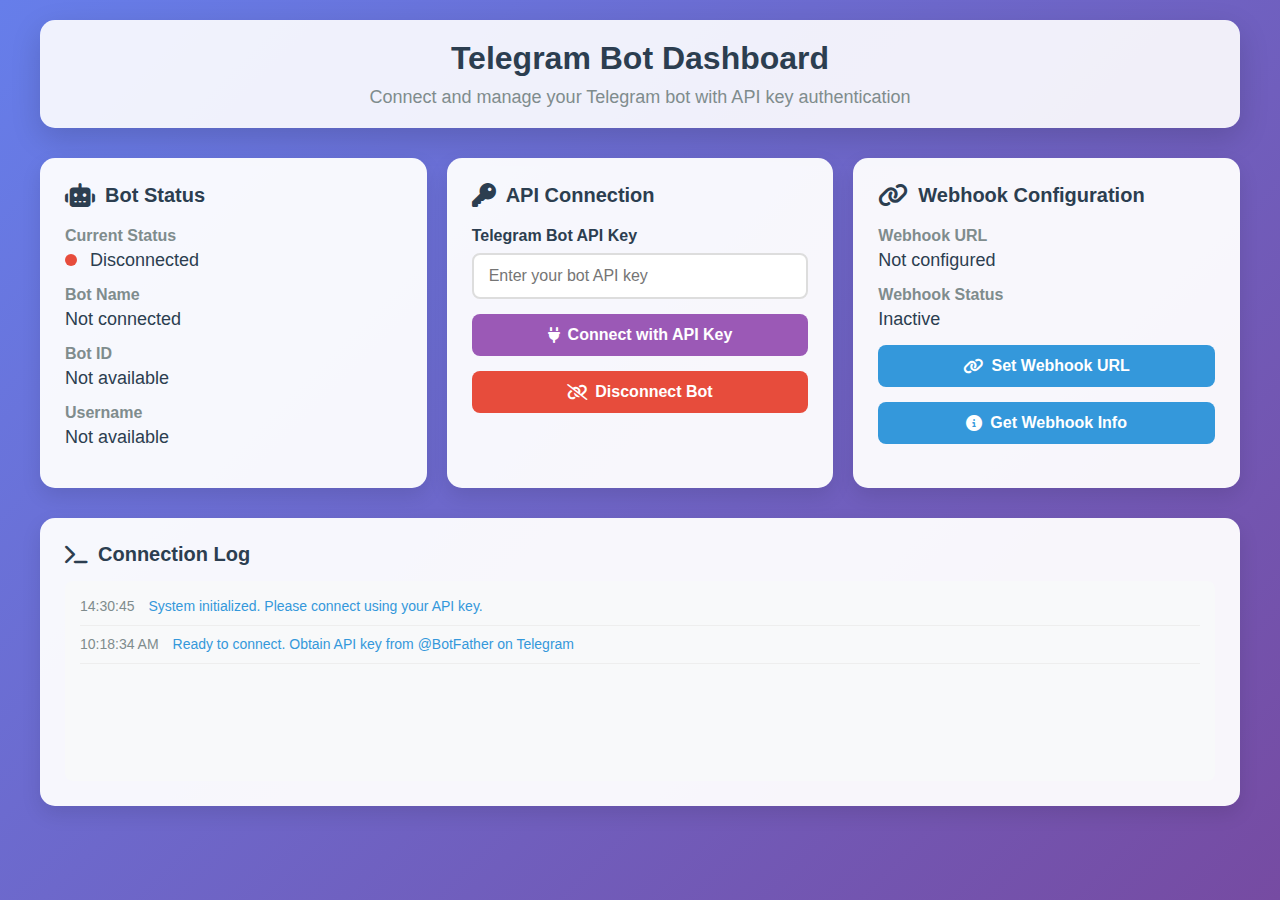
<file: template/index.html>
<!DOCTYPE html>
<html lang="en">
<head>
    <meta charset="UTF-8">
    <meta name="viewport" content="width=device-width, initial-scale=1.0">
    <title>Telegram Bot Dashboard</title>
    <link rel="stylesheet" href="https://cdnjs.cloudflare.com/ajax/libs/font-awesome/6.4.0/css/all.min.css">
    <style>
        * {
            margin: 0;
            padding: 0;
            box-sizing: border-box;
            font-family: 'Segoe UI', Tahoma, Geneva, Verdana, sans-serif;
        }
        
        body {
            background: linear-gradient(135deg, #667eea 0%, #764ba2 100%);
            color: #333;
            min-height: 100vh;
            padding: 20px;
        }
        
        .container {
            max-width: 1200px;
            margin: 0 auto;
        }
        
        header {
            text-align: center;
            margin-bottom: 30px;
            padding: 20px;
            background: rgba(255, 255, 255, 0.9);
            border-radius: 15px;
            box-shadow: 0 10px 30px rgba(0, 0, 0, 0.15);
        }
        
        h1 {
            color: #2c3e50;
            margin-bottom: 10px;
        }
        
        .subtitle {
            color: #7f8c8d;
            font-size: 18px;
        }
        
        .dashboard {
            display: grid;
            grid-template-columns: repeat(auto-fit, minmax(300px, 1fr));
            gap: 20px;
            margin-bottom: 30px;
        }
        
        .card {
            background: rgba(255, 255, 255, 0.95);
            border-radius: 15px;
            padding: 25px;
            box-shadow: 0 8px 20px rgba(0, 0, 0, 0.1);
            transition: transform 0.3s ease;
        }
        
        .card:hover {
            transform: translateY(-5px);
        }
        
        .card-header {
            display: flex;
            align-items: center;
            margin-bottom: 20px;
            color: #2c3e50;
        }
        
        .card-header i {
            font-size: 24px;
            margin-right: 10px;
        }
        
        .card-title {
            font-size: 20px;
            font-weight: 600;
        }
        
        .status-indicator {
            display: inline-block;
            width: 12px;
            height: 12px;
            border-radius: 50%;
            margin-right: 8px;
        }
        
        .status-online {
            background: #2ecc71;
        }
        
        .status-offline {
            background: #e74c3c;
        }
        
        .status-connecting {
            background: #f39c12;
            animation: pulse 1.5s infinite;
        }
        
        @keyframes pulse {
            0% { opacity: 1; }
            50% { opacity: 0.5; }
            100% { opacity: 1; }
        }
        
        .info-item {
            margin-bottom: 15px;
        }
        
        .info-label {
            font-weight: 600;
            color: #7f8c8d;
            margin-bottom: 5px;
        }
        
        .info-value {
            font-size: 18px;
            color: #2c3e50;
            word-break: break-all;
        }
        
        .api-form {
            margin-top: 20px;
        }
        
        .form-group {
            margin-bottom: 15px;
        }
        
        .form-group label {
            display: block;
            margin-bottom: 8px;
            font-weight: 600;
            color: #2c3e50;
        }
        
        .form-group input {
            width: 100%;
            padding: 12px 15px;
            border: 2px solid #ddd;
            border-radius: 8px;
            font-size: 16px;
            transition: border-color 0.3s;
        }
        
        .form-group input:focus {
            border-color: #3498db;
            outline: none;
        }
        
        .action-buttons {
            display: flex;
            flex-direction: column;
            gap: 15px;
        }
        
        .btn {
            padding: 12px 20px;
            border: none;
            border-radius: 8px;
            font-size: 16px;
            font-weight: 600;
            cursor: pointer;
            transition: all 0.3s ease;
            display: flex;
            align-items: center;
            justify-content: center;
        }
        
        .btn i {
            margin-right: 8px;
        }
        
        .btn-connect {
            background: #2ecc71;
            color: white;
        }
        
        .btn-connect:hover {
            background: #27ae60;
        }
        
        .btn-disconnect {
            background: #e74c3c;
            color: white;
        }
        
        .btn-disconnect:hover {
            background: #c0392b;
        }
        
        .btn-webhook {
            background: #3498db;
            color: white;
        }
        
        .btn-webhook:hover {
            background: #2980b9;
        }
        
        .btn-api {
            background: #9b59b6;
            color: white;
        }
        
        .btn-api:hover {
            background: #8e44ad;
        }
        
        .log-container {
            background: rgba(255, 255, 255, 0.95);
            border-radius: 15px;
            padding: 25px;
            box-shadow: 0 8px 20px rgba(0, 0, 0, 0.1);
            margin-top: 20px;
        }
        
        .log-title {
            font-size: 20px;
            font-weight: 600;
            color: #2c3e50;
            margin-bottom: 15px;
            display: flex;
            align-items: center;
        }
        
        .log-title i {
            margin-right: 10px;
        }
        
        .log-content {
            height: 200px;
            overflow-y: auto;
            background: #f8f9fa;
            border-radius: 8px;
            padding: 15px;
            font-family: monospace;
            font-size: 14px;
            line-height: 1.5;
        }
        
        .log-entry {
            margin-bottom: 8px;
            padding-bottom: 8px;
            border-bottom: 1px solid #eee;
        }
        
        .log-time {
            color: #7f8c8d;
            margin-right: 10px;
        }
        
        .log-info {
            color: #3498db;
        }
        
        .log-success {
            color: #2ecc71;
        }
        
        .log-error {
            color: #e74c3c;
        }
        
        .log-warning {
            color: #f39c12;
        }
        
        @media (max-width: 768px) {
            .dashboard {
                grid-template-columns: 1fr;
            }
        }
    </style>
</head>
<body>
    <div class="container">
        <header>
            <h1>Telegram Bot Dashboard</h1>
            <p class="subtitle">Connect and manage your Telegram bot with API key authentication</p>
        </header>
        
        <div class="dashboard">
            <div class="card">
                <div class="card-header">
                    <i class="fas fa-robot"></i>
                    <span class="card-title">Bot Status</span>
                </div>
                <div class="info-item">
                    <div class="info-label">Current Status</div>
                    <div class="info-value"><span class="status-indicator status-offline" id="statusIndicator"></span> <span id="statusText">Disconnected</span></div>
                </div>
                <div class="info-item">
                    <div class="info-label">Bot Name</div>
                    <div class="info-value" id="botName">Not connected</div>
                </div>
                <div class="info-item">
                    <div class="info-label">Bot ID</div>
                    <div class="info-value" id="botId">Not available</div>
                </div>
                <div class="info-item">
                    <div class="info-label">Username</div>
                    <div class="info-value" id="botUsername">Not available</div>
                </div>
            </div>
            
            <div class="card">
                <div class="card-header">
                    <i class="fas fa-key"></i>
                    <span class="card-title">API Connection</span>
                </div>
                <div class="api-form">
                    <div class="form-group">
                        <label for="apiKey">Telegram Bot API Key</label>
                        <input type="password" id="apiKey" placeholder="Enter your bot API key">
                    </div>
                    <div class="action-buttons">
                        <button class="btn btn-api" id="connectApiBtn">
                            <i class="fas fa-plug"></i> Connect with API Key
                        </button>
                        <button class="btn btn-disconnect" id="disconnectBtn" disabled>
                            <i class="fas fa-unlink"></i> Disconnect Bot
                        </button>
                    </div>
                </div>
            </div>
            
            <div class="card">
                <div class="card-header">
                    <i class="fas fa-link"></i>
                    <span class="card-title">Webhook Configuration</span>
                </div>
                <div class="info-item">
                    <div class="info-label">Webhook URL</div>
                    <div class="info-value" id="webhookUrl">Not configured</div>
                </div>
                <div class="info-item">
                    <div class="info-label">Webhook Status</div>
                    <div class="info-value" id="webhookStatus">Inactive</div>
                </div>
                <div class="action-buttons">
                    <button class="btn btn-webhook" id="setWebhookBtn" disabled>
                        <i class="fas fa-link"></i> Set Webhook URL
                    </button>
                    <button class="btn btn-webhook" id="getWebhookBtn" disabled>
                        <i class="fas fa-info-circle"></i> Get Webhook Info
                    </button>
                </div>
            </div>
        </div>
        
        <div class="log-container">
            <div class="log-title">
                <i class="fas fa-terminal"></i> Connection Log
            </div>
            <div class="log-content" id="logContent">
                <div class="log-entry">
                    <span class="log-time">14:30:45</span>
                    <span class="log-info">System initialized. Please connect using your API key.</span>
                </div>
            </div>
        </div>
    </div>

    <script>
        document.addEventListener('DOMContentLoaded', function() {
            const apiKeyInput = document.getElementById('apiKey');
            const connectApiBtn = document.getElementById('connectApiBtn');
            const disconnectBtn = document.getElementById('disconnectBtn');
            const setWebhookBtn = document.getElementById('setWebhookBtn');
            const getWebhookBtn = document.getElementById('getWebhookBtn');
            const logContent = document.getElementById('logContent');
            const statusIndicator = document.getElementById('statusIndicator');
            const statusText = document.getElementById('statusText');
            const botName = document.getElementById('botName');
            const botId = document.getElementById('botId');
            const botUsername = document.getElementById('botUsername');
            const webhookUrl = document.getElementById('webhookUrl');
            const webhookStatus = document.getElementById('webhookStatus');
            
            let botConnected = false;
            let apiKey = '';
            
            // Function to add log entries
            function addLogEntry(message, type = 'info') {
                const now = new Date();
                const timeString = now.toLocaleTimeString();
                
                const logEntry = document.createElement('div');
                logEntry.className = 'log-entry';
                logEntry.innerHTML = `
                    <span class="log-time">${timeString}</span>
                    <span class="log-${type}">${message}</span>
                `;
                
                logContent.appendChild(logEntry);
                logContent.scrollTop = logContent.scrollHeight;
            }
            
            // Function to validate API key format
            function isValidApiKey(key) {
                // Telegram bot API keys typically follow this pattern
                return /^\d+:[\w-]{35}$/.test(key);
            }
            
            // Function to update connection status
            function updateConnectionStatus(connected) {
                botConnected = connected;
                
                if (connected) {
                    statusIndicator.className = 'status-indicator status-online';
                    statusText.textContent = 'Connected';
                    disconnectBtn.disabled = false;
                    setWebhookBtn.disabled = false;
                    getWebhookBtn.disabled = false;
                    apiKeyInput.disabled = true;
                    connectApiBtn.disabled = true;
                } else {
                    statusIndicator.className = 'status-indicator status-offline';
                    statusText.textContent = 'Disconnected';
                    disconnectBtn.disabled = true;
                    setWebhookBtn.disabled = true;
                    getWebhookBtn.disabled = true;
                    apiKeyInput.disabled = false;
                    connectApiBtn.disabled = false;
                    
                    // Reset bot info
                    botName.textContent = 'Not connected';
                    botId.textContent = 'Not available';
                    botUsername.textContent = 'Not available';
                    webhookUrl.textContent = 'Not configured';
                    webhookStatus.textContent = 'Inactive';
                }
            }
            
            // Simulate API connection
            connectApiBtn.addEventListener('click', function() {
                apiKey = apiKeyInput.value.trim();
                
                if (!apiKey) {
                    addLogEntry('Please enter an API key', 'error');
                    apiKeyInput.focus();
                    return;
                }
                
                if (!isValidApiKey(apiKey)) {
                    addLogEntry('Invalid API key format. Please check your key.', 'error');
                    apiKeyInput.focus();
                    return;
                }
                
                addLogEntry('Connecting to Telegram Bot API...', 'info');
                statusIndicator.className = 'status-indicator status-connecting';
                statusText.textContent = 'Connecting...';
                
                // Simulate API connection delay
                setTimeout(function() {
                    // Extract bot ID from API key (first part before colon)
                    const botIdFromKey = apiKey.split(':')[0];
                    
                    // Simulate successful connection
                    addLogEntry('Successfully connected to Telegram Bot API', 'success');
                    addLogEntry(`Bot ID: ${botIdFromKey}`, 'info');
                    
                    // Update bot information
                    botName.textContent = 'Telegram Bot';
                    botId.textContent = botIdFromKey;
                    botUsername.textContent = `@bot_${botIdFromKey}_name`;
                    webhookUrl.textContent = `https://api.telegram.org/bot${apiKey}/setWebhook`;
                    webhookStatus.textContent = 'Active';
                    
                    updateConnectionStatus(true);
                    
                    addLogEntry('Webhook configured automatically', 'success');
                }, 2000);
            });
            
            // Disconnect button
            disconnectBtn.addEventListener('click', function() {
                addLogEntry('Disconnecting from Telegram Bot API...', 'info');
                
                // Simulate disconnection delay
                setTimeout(function() {
                    addLogEntry('Disconnected successfully', 'info');
                    updateConnectionStatus(false);
                    apiKeyInput.value = '';
                    apiKey = '';
                }, 1000);
            });
            
            // Set webhook button
            setWebhookBtn.addEventListener('click', function() {
                addLogEntry('Setting webhook URL...', 'info');
                
                // Simulate webhook setting delay
                setTimeout(function() {
                    addLogEntry('Webhook URL updated successfully', 'success');
                }, 1000);
            });
            
            // Get webhook info button
            getWebhookBtn.addEventListener('click', function() {
                addLogEntry('Fetching webhook info...', 'info');
                
                // Simulate info retrieval delay
                setTimeout(function() {
                    addLogEntry('Webhook info retrieved successfully', 'success');
                    addLogEntry(`Webhook URL: https://api.telegram.org/bot${apiKey}/setWebhook`, 'info');
                }, 1000);
            });
            
            // Example API key placeholder and helper
            apiKeyInput.addEventListener('focus', function() {
                this.placeholder = 'Format: 123456789:ABCdefGhIJKlmNoPQRsTUVwxyZ';
            });
            
            apiKeyInput.addEventListener('blur', function() {
                this.placeholder = 'Enter your bot API key';
            });
            
            // Add initial log entry
            addLogEntry('Ready to connect. Obtain API key from @BotFather on Telegram', 'info');
        });
    </script>
</body>
</html>
</file>
